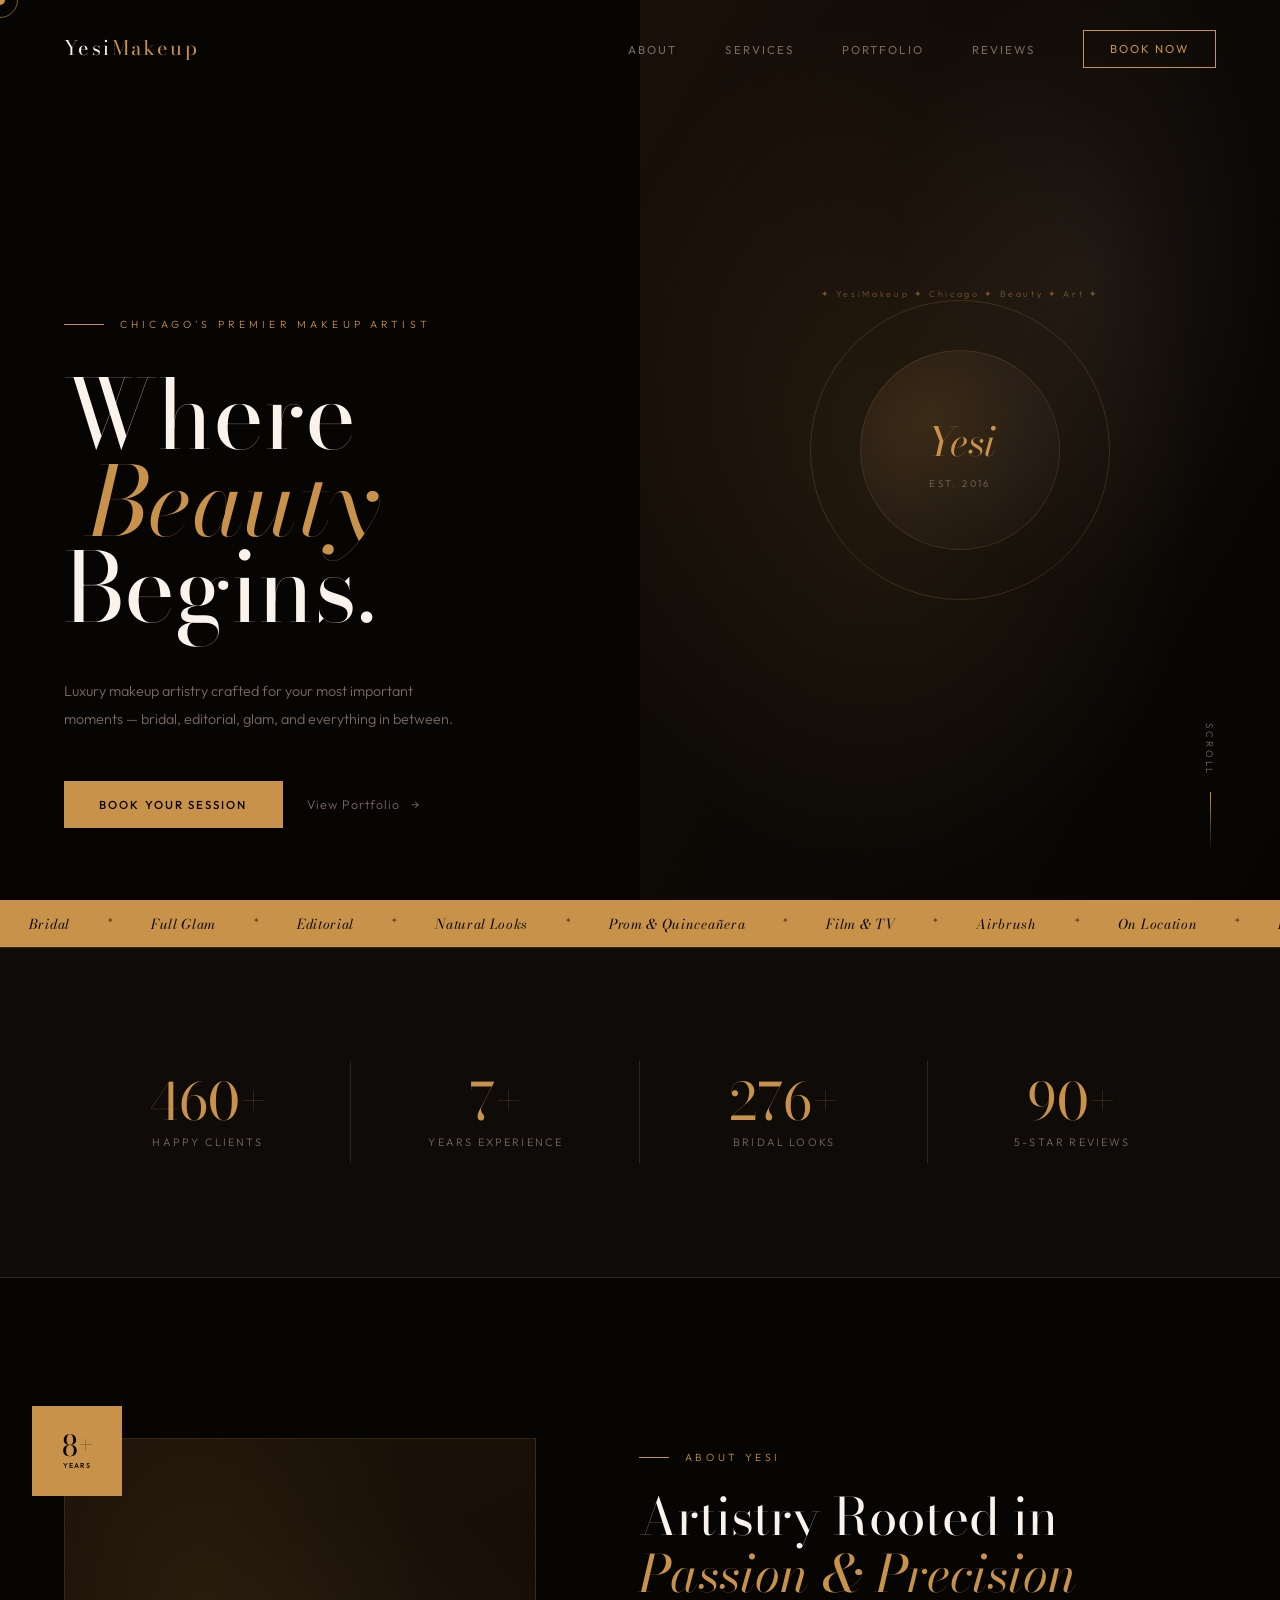
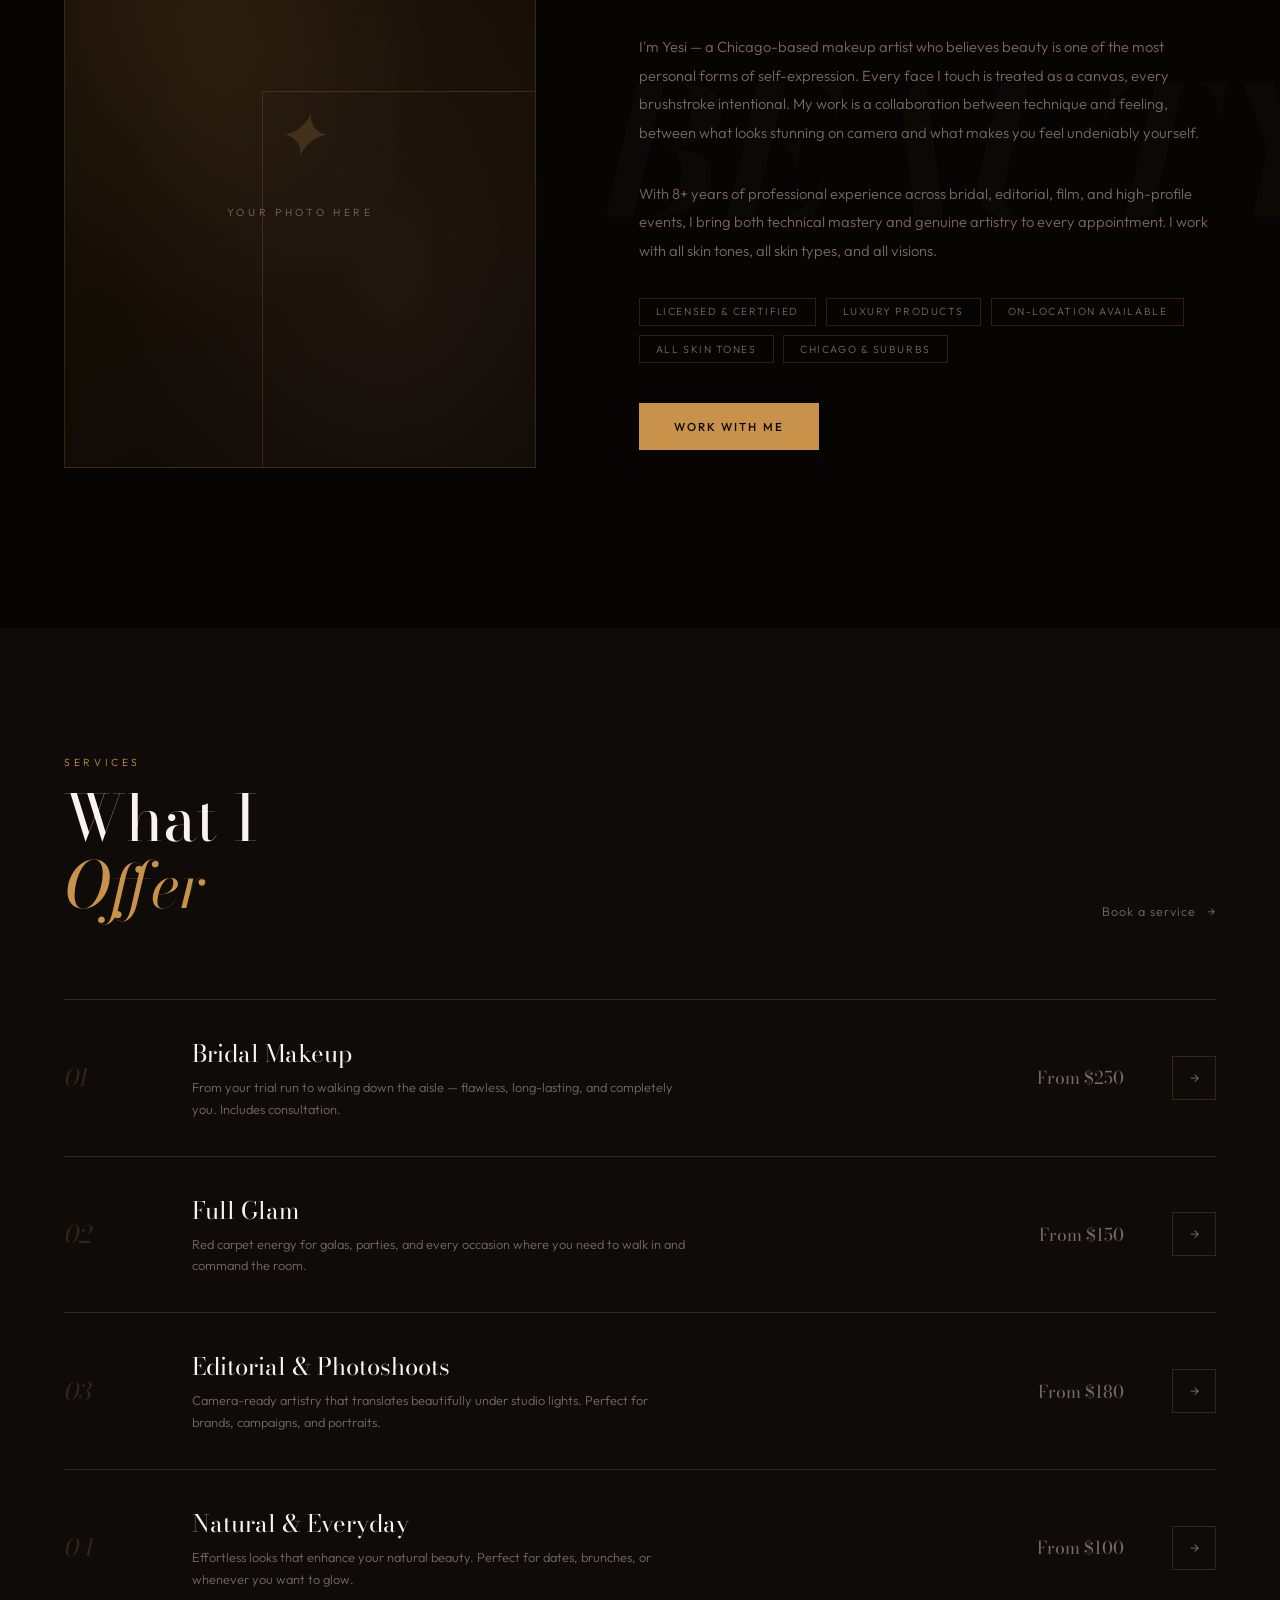
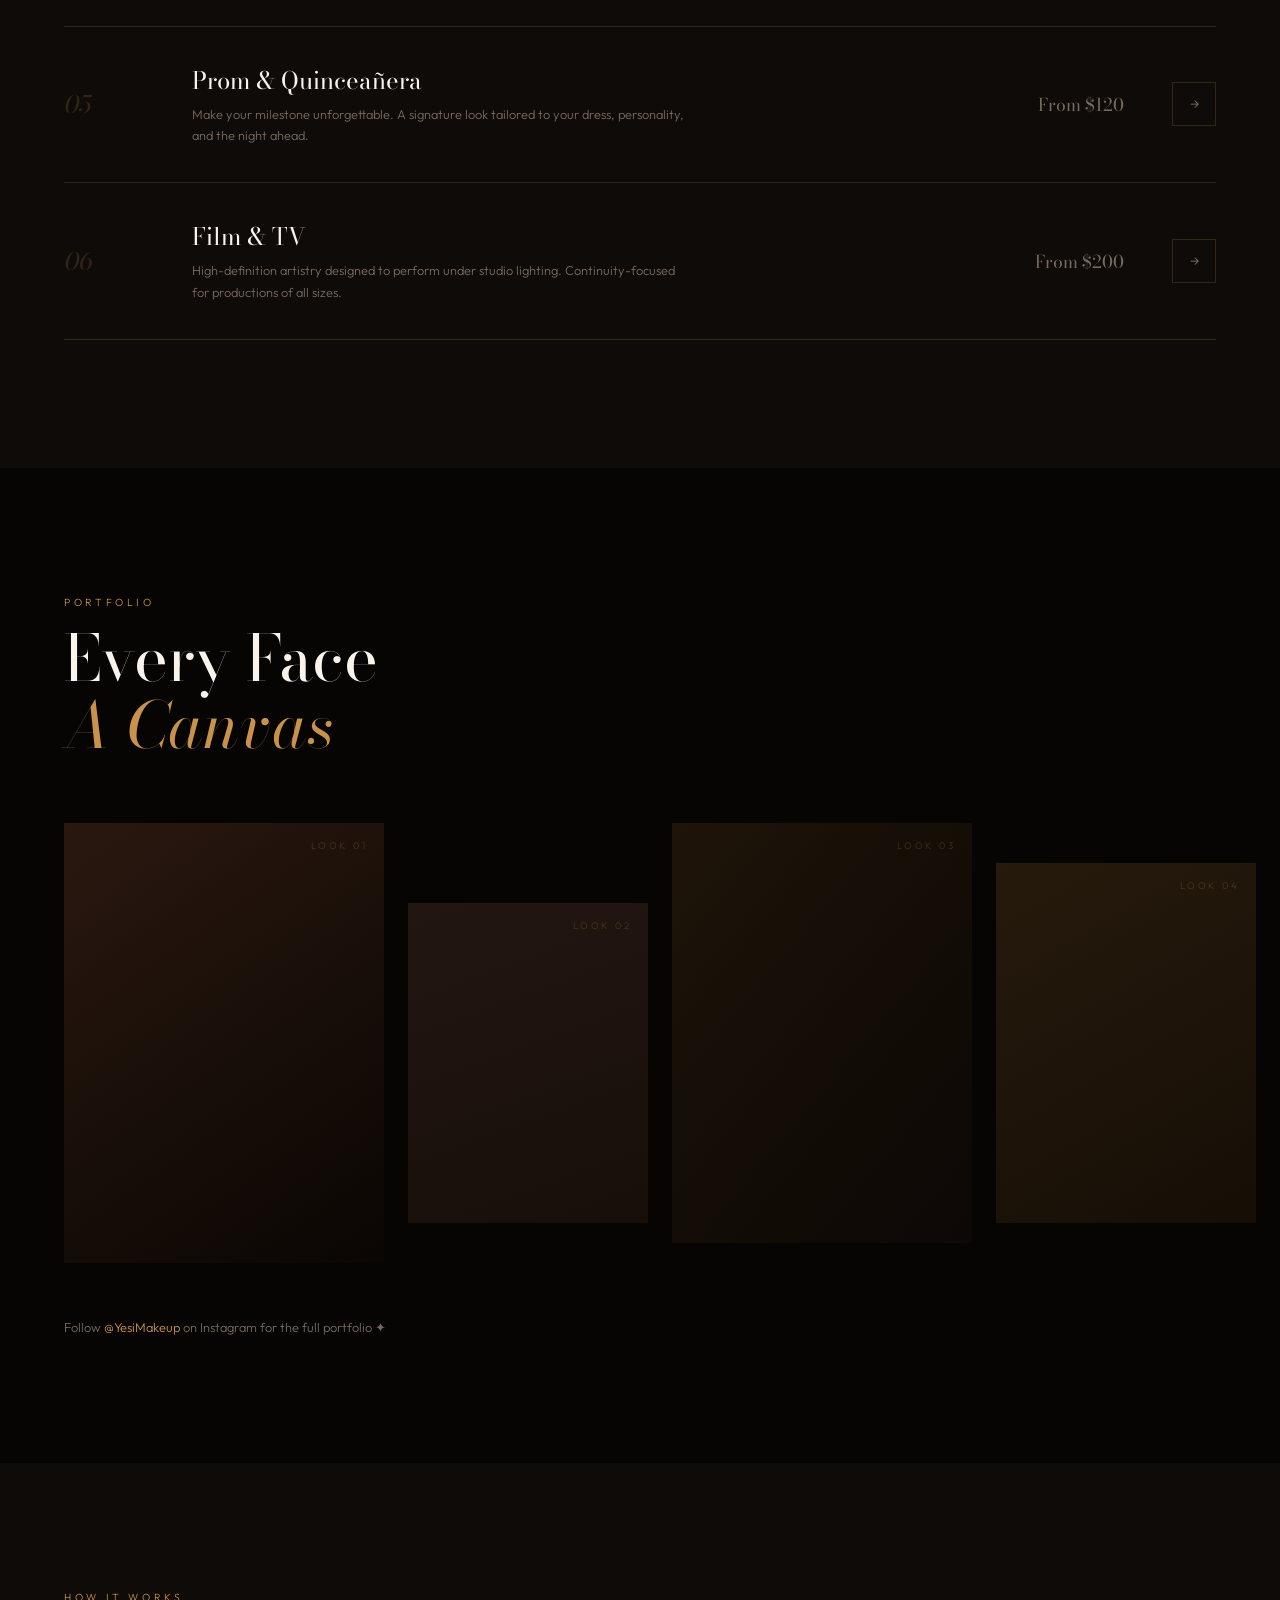
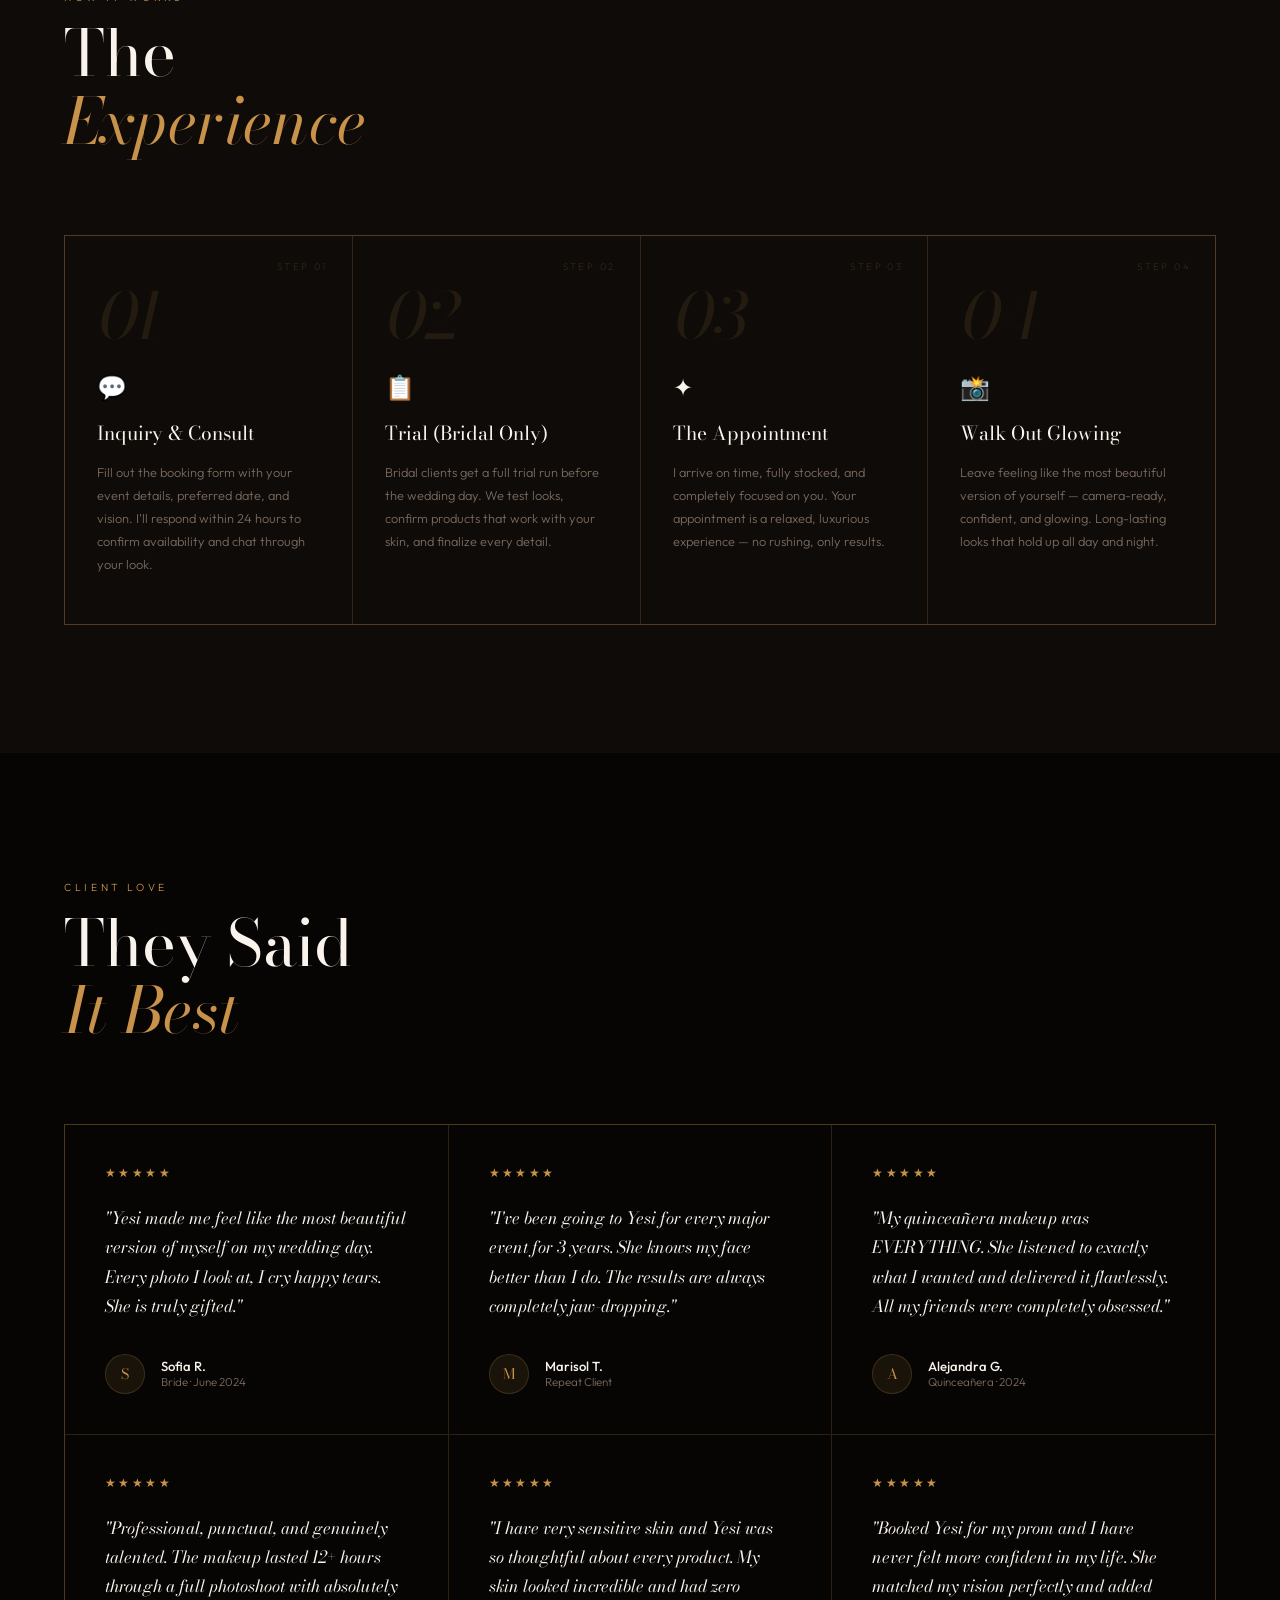
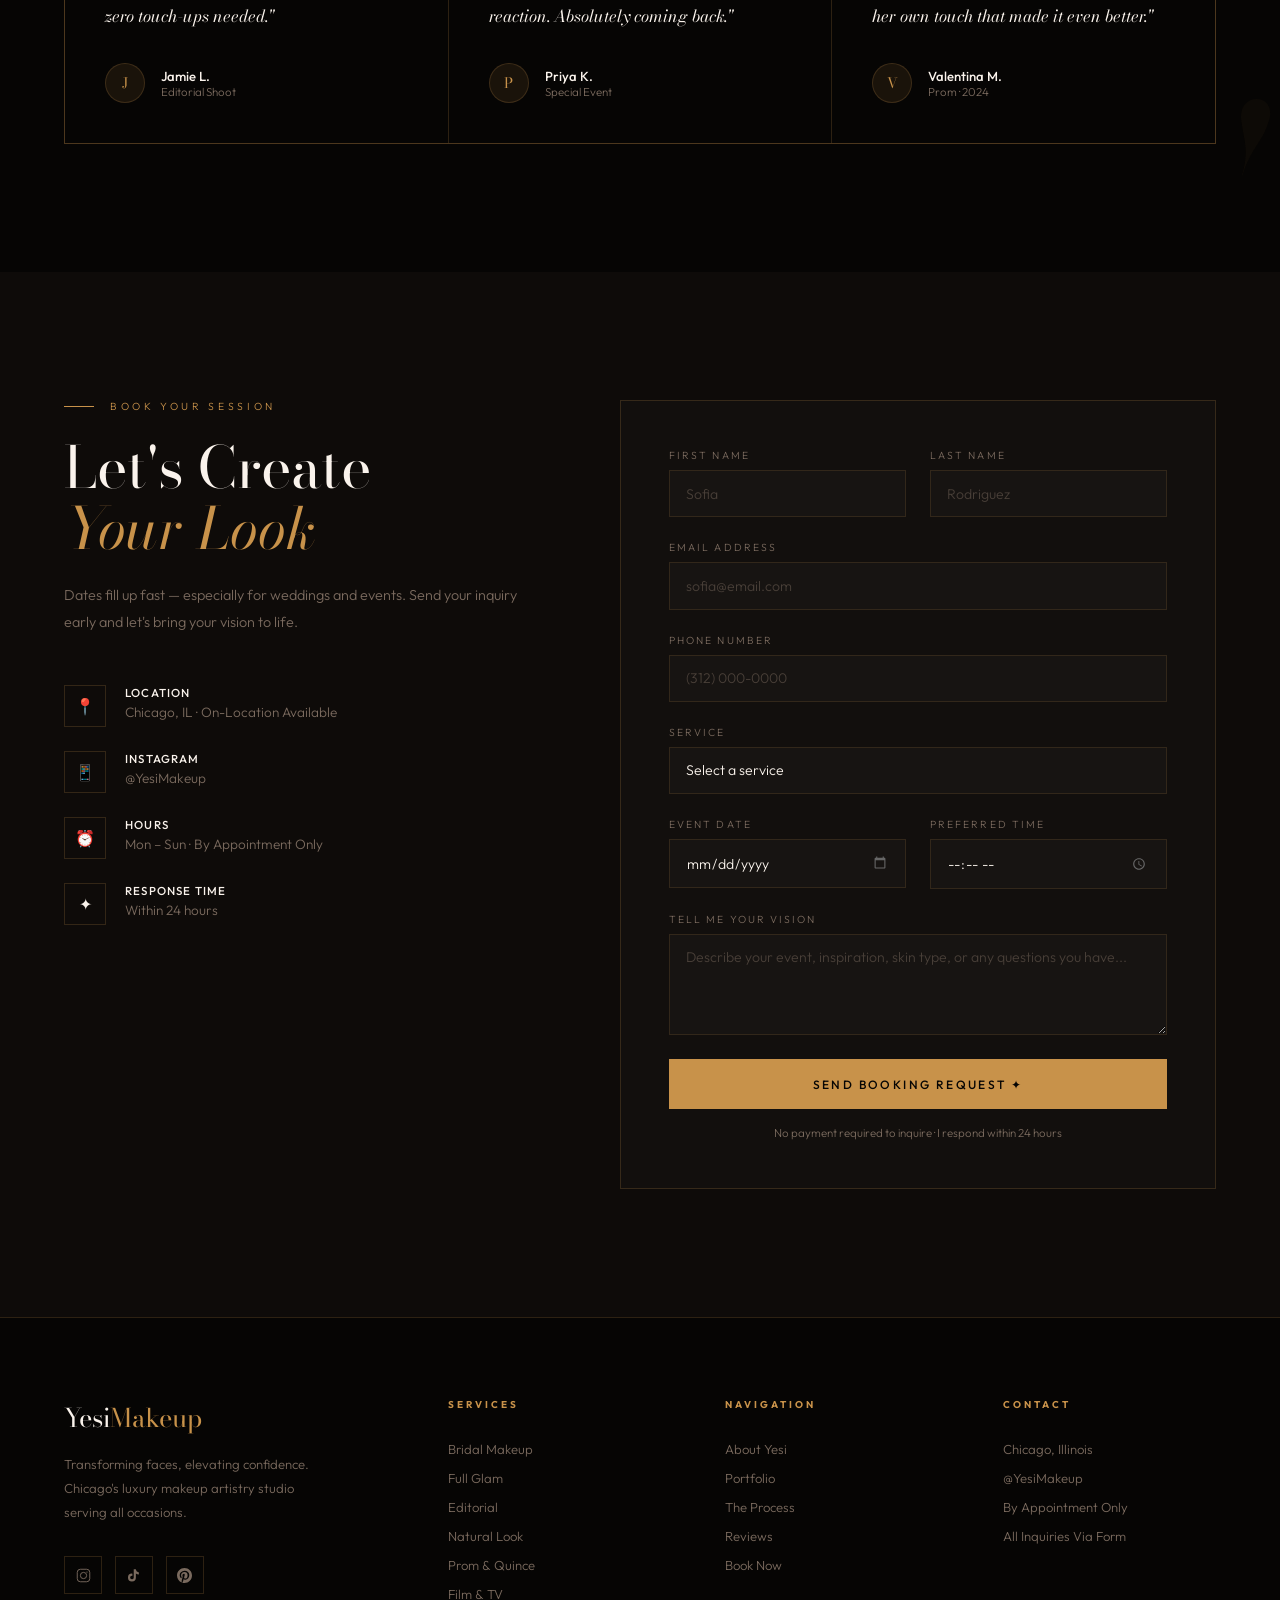
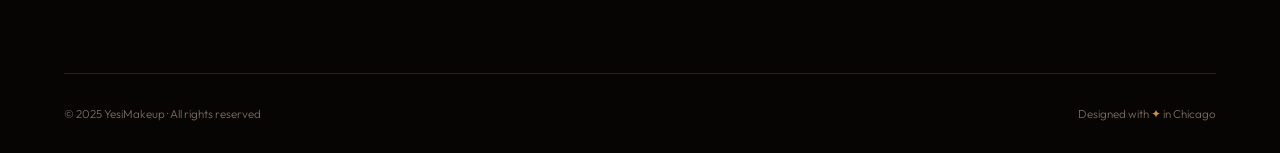
<file: index(1).html>
<!DOCTYPE html>
<html lang="en">
<head>
<meta charset="UTF-8"/>
<meta name="viewport" content="width=device-width, initial-scale=1.0"/>
<title>YesiMakeup — Luxury Makeup Artistry · Chicago</title>
<meta name="description" content="Chicago's premier luxury makeup artist. Bridal, glam, editorial & more. Book your transformation."/>
<link rel="preconnect" href="https://fonts.googleapis.com"/>
<link rel="preconnect" href="https://fonts.gstatic.com" crossorigin/>
<link href="https://fonts.googleapis.com/css2?family=Bodoni+Moda:ital,opsz,wght@0,6..96,300;0,6..96,400;0,6..96,700;1,6..96,300;1,6..96,400;1,6..96,700&family=Outfit:wght@200;300;400;500;600&display=swap" rel="stylesheet"/>
<style>
/* ═══════════════════════════════════════════
   YESIMAKEUP V2 — ULTRA LUXURY EDITORIAL
   Aesthetic: Pat McGrath meets Vogue Paris
   Palette: Obsidian / Champagne / Blush
═══════════════════════════════════════════ */

:root {
  --black:   #060504;
  --deep:    #0e0b09;
  --card:    #141109;
  --gold:    #c8924a;
  --gold2:   #e8b86d;
  --blush:   #d4a898;
  --cream:   #faf3ec;
  --white:   #ffffff;
  --muted:   #7a6a5e;
  --border:  rgba(200,146,74,0.2);
  --glass:   rgba(255,255,255,0.03);
  --bd: 'Bodoni Moda', Georgia, serif;
  --out: 'Outfit', sans-serif;
}

*,*::before,*::after{box-sizing:border-box;margin:0;padding:0}
html{scroll-behavior:smooth;font-size:16px}
body{
  background:var(--black);
  color:var(--cream);
  font-family:var(--out);
  font-weight:300;
  overflow-x:hidden;
  cursor:none;
}
a{text-decoration:none;color:inherit}
::selection{background:var(--gold);color:var(--black)}
::-webkit-scrollbar{width:3px}
::-webkit-scrollbar-track{background:var(--black)}
::-webkit-scrollbar-thumb{background:var(--gold)}

/* ── LOADER ── */
#loader{
  position:fixed;inset:0;z-index:9999;
  background:var(--black);
  display:flex;align-items:center;justify-content:center;
  flex-direction:column;gap:1.5rem;
  transition:opacity 0.8s ease, visibility 0.8s ease;
}
#loader.hide{opacity:0;visibility:hidden}
.loader-logo{
  font-family:var(--bd);font-size:2rem;font-weight:300;
  letter-spacing:0.3em;color:var(--gold);
  animation:loaderPulse 1.5s ease-in-out infinite;
}
@keyframes loaderPulse{0%,100%{opacity:0.4}50%{opacity:1}}
.loader-bar{
  width:120px;height:1px;background:rgba(200,146,74,0.2);
  position:relative;overflow:hidden;
}
.loader-bar::after{
  content:'';position:absolute;top:0;left:-100%;
  width:100%;height:100%;background:var(--gold);
  animation:loaderBar 1.4s ease-in-out infinite;
}
@keyframes loaderBar{0%{left:-100%}100%{left:100%}}

/* ── CURSOR ── */
.cur{
  width:10px;height:10px;
  background:var(--gold);border-radius:50%;
  position:fixed;pointer-events:none;z-index:9998;
  transform:translate(-50%,-50%);
  transition:width 0.3s,height 0.3s,background 0.3s;
}
.cur-ring{
  width:36px;height:36px;
  border:1px solid rgba(200,146,74,0.6);
  border-radius:50%;
  position:fixed;pointer-events:none;z-index:9997;
  transform:translate(-50%,-50%);
  transition:all 0.08s linear;
}
body:has(a:hover) .cur,
body:has(button:hover) .cur{
  width:6px;height:6px;background:transparent;
  border:1px solid var(--gold);
}
body:has(a:hover) .cur-ring,
body:has(button:hover) .cur-ring{
  width:50px;height:50px;
}

/* ── NAV ── */
nav{
  position:fixed;top:0;left:0;right:0;z-index:500;
  display:flex;align-items:center;justify-content:space-between;
  padding:2rem 5vw;
  transition:all 0.5s ease;
}
nav.sticky{
  padding:1.1rem 5vw;
  background:rgba(6,5,4,0.88);
  backdrop-filter:blur(24px);
  border-bottom:1px solid var(--border);
}
.nav-logo{
  font-family:var(--bd);
  font-size:1.25rem;letter-spacing:0.12em;
  color:var(--cream);
}
.nav-logo span{color:var(--gold)}
.nav-links{
  display:flex;align-items:center;gap:3rem;list-style:none;
}
.nav-links a{
  font-size:0.72rem;font-weight:400;
  letter-spacing:0.18em;text-transform:uppercase;
  color:var(--muted);transition:color 0.3s;
}
.nav-links a:hover{color:var(--gold)}
.nav-book{
  padding:0.65rem 1.6rem;
  border:1px solid var(--gold);
  font-size:0.68rem;letter-spacing:0.18em;
  text-transform:uppercase;color:var(--gold)!important;
  transition:all 0.3s!important;
}
.nav-book:hover{background:var(--gold);color:var(--black)!important}
.hamburger{
  display:none;flex-direction:column;gap:5px;
  background:none;border:none;cursor:none;
}
.hamburger span{display:block;width:22px;height:1px;background:var(--cream);transition:0.3s}
.mob-menu{
  display:none;position:fixed;inset:0;z-index:490;
  background:var(--black);flex-direction:column;
  align-items:center;justify-content:center;gap:2.5rem;
}
.mob-menu.open{display:flex}
.mob-menu a{
  font-family:var(--bd);font-size:2.5rem;font-weight:300;
  font-style:italic;color:var(--cream);
  transition:color 0.3s;
}
.mob-menu a:hover{color:var(--gold)}

/* ── HERO ── */
.hero{
  min-height:100svh;
  display:grid;
  grid-template-columns:1fr 1fr;
  position:relative;
  overflow:hidden;
}
.hero-left{
  display:flex;flex-direction:column;
  justify-content:flex-end;
  padding:0 5vw 8vh;
  position:relative;z-index:2;
}
.hero-eyebrow{
  font-size:0.65rem;letter-spacing:0.4em;
  text-transform:uppercase;color:var(--gold);
  margin-bottom:2.5rem;
  display:flex;align-items:center;gap:1rem;
}
.hero-eyebrow::before{
  content:'';display:block;width:40px;height:1px;background:var(--gold);
}
.hero-headline{
  font-family:var(--bd);
  font-size:clamp(4rem,7.5vw,8rem);
  font-weight:300;line-height:0.9;
  margin-bottom:3rem;
}
.hero-headline .l1{display:block;color:var(--cream)}
.hero-headline .l2{
  display:block;font-style:italic;
  color:var(--gold);margin-left:1.5rem;
}
.hero-headline .l3{display:block;color:var(--cream)}
.hero-sub{
  font-size:0.9rem;line-height:1.9;
  color:var(--muted);max-width:400px;
  margin-bottom:3rem;
}
.hero-btns{display:flex;gap:1.5rem;align-items:center;flex-wrap:wrap}
.btn-gold{
  display:inline-block;
  background:var(--gold);color:var(--black);
  padding:1rem 2.2rem;
  font-size:0.72rem;font-weight:500;letter-spacing:0.18em;
  text-transform:uppercase;
  transition:all 0.35s ease;
  cursor:none;
  position:relative;overflow:hidden;
}
.btn-gold::before{
  content:'';position:absolute;inset:0;
  background:var(--gold2);
  transform:translateX(-101%);transition:transform 0.35s ease;
}
.btn-gold:hover::before{transform:translateX(0)}
.btn-gold span{position:relative;z-index:1}
.btn-line{
  display:inline-flex;align-items:center;gap:0.7rem;
  font-size:0.78rem;color:var(--muted);letter-spacing:0.08em;
  transition:color 0.3s;cursor:none;
}
.btn-line::after{
  content:'→';transition:transform 0.3s;
}
.btn-line:hover{color:var(--cream)}
.btn-line:hover::after{transform:translateX(4px)}

.hero-right{
  position:relative;overflow:hidden;
}
.hero-img-block{
  position:absolute;inset:0;
  background:
    linear-gradient(120deg, #1a1009 0%, #0e0a06 40%, #060504 100%);
  display:flex;align-items:center;justify-content:center;
}
.hero-img-block::before{
  content:'';position:absolute;inset:0;
  background:
    radial-gradient(ellipse 70% 70% at 40% 50%,rgba(200,146,74,0.12) 0%,transparent 70%),
    radial-gradient(ellipse 50% 60% at 70% 30%,rgba(212,168,152,0.08) 0%,transparent 60%);
}
.hero-art{
  position:relative;z-index:1;
  text-align:center;
}
.hero-art-ring{
  width:300px;height:300px;
  border-radius:50%;
  border:1px solid var(--border);
  position:relative;
  display:flex;align-items:center;justify-content:center;
  animation:rotateRing 20s linear infinite;
}
@keyframes rotateRing{to{transform:rotate(360deg)}}
.hero-art-ring::before{
  content:'✦ YesiMakeup ✦ Chicago ✦ Beauty ✦ Art ✦ ';
  position:absolute;
  font-size:0.55rem;letter-spacing:0.3em;
  color:rgba(200,146,74,0.5);
  width:100%;text-align:center;
  top:-0.8rem;
}
.hero-art-inner{
  width:200px;height:200px;border-radius:50%;
  background:radial-gradient(circle at 35% 35%,rgba(200,146,74,0.15),rgba(212,168,152,0.06),transparent);
  border:1px solid rgba(200,146,74,0.15);
  display:flex;align-items:center;justify-content:center;
  animation:rotateRing 20s linear infinite reverse;
  flex-direction:column;gap:0.3rem;
}
.hero-art-inner-text{
  font-family:var(--bd);font-size:2.5rem;
  font-style:italic;color:var(--gold);font-weight:300;
}
.hero-art-inner-sub{
  font-size:0.6rem;letter-spacing:0.25em;color:var(--muted);
  text-transform:uppercase;
}
.hero-scroll{
  position:absolute;bottom:3rem;right:5vw;
  display:flex;flex-direction:column;align-items:center;gap:1rem;
  z-index:2;
}
.hero-scroll-text{
  font-size:0.6rem;letter-spacing:0.3em;
  text-transform:uppercase;color:var(--muted);
  writing-mode:vertical-rl;
}
.hero-scroll-line{
  width:1px;height:60px;
  background:linear-gradient(to bottom,var(--gold),transparent);
  animation:scrollLine 2s ease-in-out infinite;
}
@keyframes scrollLine{0%,100%{opacity:0.3;transform:scaleY(1)}50%{opacity:1;transform:scaleY(1.1)}}

/* ── TICKER ── */
.ticker{
  background:var(--gold);
  padding:0.8rem 0;overflow:hidden;
  border-top:none;
}
.ticker-track{
  display:inline-flex;gap:0;white-space:nowrap;
  animation:ticker 30s linear infinite;
}
.ticker-track span{
  font-family:var(--bd);font-style:italic;
  font-size:0.85rem;color:var(--black);
  padding:0 1.8rem;letter-spacing:0.05em;
}
.ticker-track .sep{
  font-style:normal;font-size:0.5rem;
  opacity:0.5;padding:0 0.5rem;
}
@keyframes ticker{from{transform:translateX(0)}to{transform:translateX(-50%)}}

/* ── STATS STRIP ── */
.stats{
  padding:5rem 5vw;
  background:var(--deep);
  display:grid;
  grid-template-columns:repeat(4,1fr);
  gap:1px;
  border-top:1px solid var(--border);
  border-bottom:1px solid var(--border);
}
.stat-item{
  padding:3rem 2rem;
  text-align:center;
  position:relative;
}
.stat-item::after{
  content:'';position:absolute;right:0;top:20%;
  height:60%;width:1px;
  background:var(--border);
}
.stat-item:last-child::after{display:none}
.stat-n{
  font-family:var(--bd);
  font-size:clamp(2.5rem,4vw,4rem);
  font-weight:300;color:var(--gold);
  line-height:1;margin-bottom:0.5rem;
}
.stat-label{
  font-size:0.68rem;letter-spacing:0.2em;
  text-transform:uppercase;color:var(--muted);
}

/* ── ABOUT ── */
.about{
  padding:10rem 5vw;
  display:grid;
  grid-template-columns:0.9fr 1.1fr;
  gap:8vw;align-items:center;
  background:var(--black);
  position:relative;overflow:hidden;
}
.about::before{
  content:'BEAUTY';
  position:absolute;
  right:-5vw;top:50%;transform:translateY(-50%);
  font-family:var(--bd);font-style:italic;
  font-size:clamp(6rem,14vw,18rem);
  font-weight:700;
  color:rgba(200,146,74,0.03);
  line-height:1;pointer-events:none;white-space:nowrap;
}
.about-visual{
  position:relative;
}
.about-frame{
  aspect-ratio:3/4;
  background:linear-gradient(155deg,#1c1208 0%,#0e0904 100%);
  border:1px solid var(--border);
  position:relative;overflow:hidden;
  display:flex;align-items:center;justify-content:center;
}
.about-frame::before{
  content:'';position:absolute;inset:0;
  background:radial-gradient(ellipse 80% 80% at 30% 30%,rgba(200,146,74,0.1),transparent 60%),
             radial-gradient(ellipse 60% 60% at 70% 70%,rgba(212,168,152,0.07),transparent);
}
.about-placeholder{
  position:relative;z-index:1;text-align:center;
}
.about-placeholder-icon{
  font-family:var(--bd);font-style:italic;
  font-size:4rem;color:rgba(200,146,74,0.2);
  display:block;margin-bottom:1rem;
}
.about-placeholder-label{
  font-size:0.65rem;letter-spacing:0.35em;
  text-transform:uppercase;color:var(--muted);
}
.about-deco-line{
  position:absolute;
  bottom:-2rem;right:-2rem;
  width:65%;height:65%;
  border:1px solid var(--border);
  pointer-events:none;
}
.about-badge{
  position:absolute;
  top:-2rem;left:-2rem;
  width:90px;height:90px;
  background:var(--gold);
  display:flex;align-items:center;justify-content:center;
  flex-direction:column;
}
.about-badge-n{
  font-family:var(--bd);font-size:1.8rem;
  font-weight:300;color:var(--black);line-height:1;
}
.about-badge-t{
  font-size:0.45rem;letter-spacing:0.15em;
  text-transform:uppercase;color:var(--black);
  font-weight:500;
}
.about-content .tag{
  font-size:0.65rem;letter-spacing:0.35em;
  text-transform:uppercase;color:var(--gold);
  display:flex;align-items:center;gap:1rem;
  margin-bottom:1.5rem;
}
.about-content .tag::before{
  content:'';display:block;
  width:30px;height:1px;background:var(--gold);
}
.about-title{
  font-family:var(--bd);
  font-size:clamp(2.2rem,4vw,3.5rem);
  font-weight:300;line-height:1.1;
  color:var(--cream);margin-bottom:2rem;
}
.about-title em{font-style:italic;color:var(--gold)}
.about-body{
  color:var(--muted);font-size:0.92rem;line-height:1.95;
  margin-bottom:2rem;
}
.about-chips{
  display:flex;flex-wrap:wrap;gap:0.6rem;margin-bottom:2.5rem;
}
.chip{
  padding:0.4rem 1rem;
  border:1px solid var(--border);
  font-size:0.65rem;letter-spacing:0.15em;
  text-transform:uppercase;color:var(--muted);
  transition:all 0.3s;
}
.chip:hover{border-color:var(--gold);color:var(--gold)}

/* ── SERVICES ── */
.services{
  padding:8rem 5vw;
  background:var(--deep);
}
.sec-head{
  display:flex;align-items:flex-end;
  justify-content:space-between;
  margin-bottom:5rem;
  gap:2rem;flex-wrap:wrap;
}
.sec-label{
  font-size:0.65rem;letter-spacing:0.35em;
  text-transform:uppercase;color:var(--gold);
  margin-bottom:1rem;
}
.sec-title{
  font-family:var(--bd);
  font-size:clamp(2.5rem,5vw,4.5rem);
  font-weight:300;line-height:1.05;color:var(--cream);
}
.sec-title em{font-style:italic;color:var(--gold)}
.services-list{
  display:flex;flex-direction:column;gap:0;
  border-top:1px solid var(--border);
}
.svc-item{
  display:grid;
  grid-template-columns:80px 1fr auto auto;
  gap:0 3rem;align-items:center;
  padding:2.2rem 0;
  border-bottom:1px solid var(--border);
  cursor:none;
  position:relative;overflow:hidden;
  transition:padding-left 0.4s ease;
}
.svc-item::before{
  content:'';
  position:absolute;left:0;top:0;bottom:0;
  width:0;background:var(--border);
  transition:width 0.4s ease;
}
.svc-item:hover{padding-left:1.5rem}
.svc-item:hover::before{width:3px;background:var(--gold)}
.svc-num{
  font-family:var(--bd);font-style:italic;
  font-size:1.5rem;color:var(--border);
  transition:color 0.4s;font-weight:300;
}
.svc-item:hover .svc-num{color:var(--gold)}
.svc-info h3{
  font-family:var(--bd);font-size:1.5rem;
  font-weight:300;color:var(--cream);
  margin-bottom:0.3rem;
  transition:color 0.3s;
}
.svc-item:hover .svc-info h3{color:var(--gold)}
.svc-info p{
  font-size:0.8rem;color:var(--muted);line-height:1.7;
  max-width:500px;
}
.svc-price{
  font-family:var(--bd);
  font-size:1.1rem;font-weight:300;
  color:var(--muted);white-space:nowrap;
  transition:color 0.3s;
}
.svc-item:hover .svc-price{color:var(--cream)}
.svc-arrow{
  width:44px;height:44px;
  border:1px solid var(--border);
  display:flex;align-items:center;justify-content:center;
  color:var(--muted);font-size:0.9rem;
  transition:all 0.3s;
}
.svc-item:hover .svc-arrow{
  background:var(--gold);
  border-color:var(--gold);color:var(--black);
}

/* ── PORTFOLIO ── */
.portfolio{
  padding:8rem 0 8rem 5vw;
  background:var(--black);
  overflow:hidden;
}
.portfolio-head{
  padding-right:5vw;
  margin-bottom:4rem;
}
.portfolio-scroll{
  display:flex;gap:1.5rem;
  overflow-x:auto;padding-right:5vw;
  padding-bottom:1rem;
  scrollbar-width:none;cursor:grab;
}
.portfolio-scroll::-webkit-scrollbar{display:none}
.portfolio-scroll:active{cursor:grabbing}
.p-item{
  flex:0 0 auto;
  position:relative;overflow:hidden;
}
.p-item:nth-child(1){width:320px;height:440px}
.p-item:nth-child(2){width:240px;height:320px;margin-top:80px}
.p-item:nth-child(3){width:300px;height:420px}
.p-item:nth-child(4){width:260px;height:360px;margin-top:40px}
.p-item:nth-child(5){width:280px;height:400px}
.p-item:nth-child(6){width:220px;height:300px;margin-top:100px}
.p-bg{
  width:100%;height:100%;
  transition:transform 0.7s ease;
}
.p-item:hover .p-bg{transform:scale(1.06)}
.p-bg-1{background:linear-gradient(145deg,#2a1810 0%,#160d07 60%,#0a0604 100%)}
.p-bg-2{background:linear-gradient(160deg,#221611 0%,#180f09 100%)}
.p-bg-3{background:linear-gradient(130deg,#1e1409 0%,#120c06 60%,#0d0806 100%)}
.p-bg-4{background:linear-gradient(150deg,#261a0c 0%,#160e06 100%)}
.p-bg-5{background:linear-gradient(140deg,#1a1209 0%,#0f0906 100%)}
.p-bg-6{background:linear-gradient(135deg,#231508 0%,#13090504 100%)}
.p-overlay{
  position:absolute;inset:0;
  background:linear-gradient(to top,rgba(6,5,4,0.85) 0%,transparent 50%);
  opacity:0;transition:opacity 0.4s;
  display:flex;align-items:flex-end;padding:1.5rem;
}
.p-item:hover .p-overlay{opacity:1}
.p-label{
  font-family:var(--bd);font-style:italic;
  font-size:1rem;color:var(--cream);
}
.p-deco{
  position:absolute;top:1rem;right:1rem;
  font-size:0.6rem;letter-spacing:0.3em;
  color:rgba(200,146,74,0.25);
  text-transform:uppercase;
}

/* ── PROCESS ── */
.process{
  padding:8rem 5vw;
  background:var(--deep);
}
.process-grid{
  display:grid;
  grid-template-columns:repeat(4,1fr);
  gap:1px;
  background:var(--border);
  border:1px solid var(--border);
  margin-top:5rem;
}
.proc-item{
  background:var(--deep);
  padding:3rem 2rem;
  position:relative;
  transition:background 0.4s;
}
.proc-item:hover{background:var(--card)}
.proc-n{
  font-family:var(--bd);font-style:italic;
  font-size:4rem;font-weight:300;
  color:rgba(200,146,74,0.12);
  line-height:1;margin-bottom:1.5rem;
  transition:color 0.4s;
}
.proc-item:hover .proc-n{color:rgba(200,146,74,0.25)}
.proc-icon{
  font-size:1.5rem;margin-bottom:1rem;
}
.proc-title{
  font-family:var(--bd);font-size:1.2rem;
  font-weight:300;color:var(--cream);
  margin-bottom:0.8rem;
}
.proc-desc{
  font-size:0.8rem;color:var(--muted);line-height:1.8;
}
.proc-num-label{
  position:absolute;top:1.5rem;right:1.5rem;
  font-size:0.6rem;letter-spacing:0.25em;
  color:var(--border);text-transform:uppercase;
}

/* ── TESTIMONIALS ── */
.testimonials{
  padding:8rem 5vw;
  background:var(--black);
  position:relative;overflow:hidden;
}
.testimonials::after{
  content:'"';
  position:absolute;right:-2vw;bottom:-5rem;
  font-family:var(--bd);font-style:italic;
  font-size:clamp(12rem,22vw,30rem);
  color:rgba(200,146,74,0.03);
  line-height:1;pointer-events:none;
}
.testi-grid{
  display:grid;
  grid-template-columns:1fr 1fr 1fr;
  gap:1px;background:var(--border);
  border:1px solid var(--border);
  margin-top:5rem;
  position:relative;z-index:1;
}
.testi-card{
  background:var(--black);
  padding:2.5rem;
  transition:background 0.4s;
}
.testi-card:hover{background:var(--card)}
.testi-stars{
  color:var(--gold);font-size:0.75rem;
  letter-spacing:0.2em;margin-bottom:1.5rem;
}
.testi-q{
  font-family:var(--bd);font-style:italic;
  font-size:1.05rem;font-weight:300;
  color:var(--cream);line-height:1.75;
  margin-bottom:2rem;
}
.testi-author{
  display:flex;align-items:center;gap:1rem;
}
.testi-av{
  width:40px;height:40px;border-radius:50%;
  background:rgba(200,146,74,0.1);
  border:1px solid var(--border);
  display:flex;align-items:center;justify-content:center;
  font-family:var(--bd);font-size:0.9rem;color:var(--gold);
}
.testi-name{
  font-size:0.82rem;font-weight:500;color:var(--cream);
}
.testi-role{font-size:0.72rem;color:var(--muted)}

/* ── BOOKING ── */
.booking{
  padding:8rem 5vw;
  background:var(--deep);
  display:grid;
  grid-template-columns:1fr 1fr;
  gap:8vw;align-items:start;
}
.booking-left .tag{
  font-size:0.65rem;letter-spacing:0.35em;
  text-transform:uppercase;color:var(--gold);
  display:flex;align-items:center;gap:1rem;
  margin-bottom:1.5rem;
}
.booking-left .tag::before{
  content:'';display:block;width:30px;height:1px;background:var(--gold);
}
.booking-title{
  font-family:var(--bd);
  font-size:clamp(2.5rem,4.5vw,4rem);
  font-weight:300;line-height:1.05;
  color:var(--cream);margin-bottom:1.5rem;
}
.booking-title em{font-style:italic;color:var(--gold)}
.booking-desc{
  font-size:0.9rem;color:var(--muted);
  line-height:1.9;margin-bottom:3rem;
}
.booking-details{
  display:flex;flex-direction:column;gap:1.5rem;
}
.bdetail{
  display:flex;gap:1.2rem;align-items:flex-start;
}
.bdetail-icon{
  width:42px;height:42px;
  border:1px solid var(--border);
  display:flex;align-items:center;justify-content:center;
  font-size:1rem;flex-shrink:0;
}
.bdetail-title{
  font-size:0.72rem;font-weight:500;letter-spacing:0.1em;
  text-transform:uppercase;color:var(--cream);
  margin-bottom:0.2rem;
}
.bdetail-val{font-size:0.85rem;color:var(--muted)}

/* Form */
.form-box{
  background:rgba(255,255,255,0.015);
  border:1px solid var(--border);
  padding:3rem;
}
.form-row{display:grid;grid-template-columns:1fr 1fr;gap:1.5rem}
.fg{display:flex;flex-direction:column;gap:0.5rem;margin-bottom:1.5rem}
.fg label{
  font-size:0.65rem;letter-spacing:0.2em;
  text-transform:uppercase;color:var(--muted);
}
.fg input,
.fg select,
.fg textarea{
  background:rgba(255,255,255,0.02);
  border:1px solid rgba(200,146,74,0.15);
  padding:0.85rem 1rem;
  color:var(--cream);
  font-family:var(--out);font-size:0.88rem;font-weight:300;
  outline:none;transition:border-color 0.3s;cursor:none;
  -webkit-appearance:none;
}
.fg input:focus,
.fg select:focus,
.fg textarea:focus{border-color:var(--gold)}
.fg input::placeholder,
.fg textarea::placeholder{color:rgba(122,106,94,0.5)}
.fg select option{background:var(--deep)}
.fg input[type=date]::-webkit-calendar-picker-indicator,
.fg input[type=time]::-webkit-calendar-picker-indicator{filter:invert(0.4);cursor:pointer}
.fg textarea{resize:vertical}
.form-submit{
  width:100%;padding:1.1rem;
  background:var(--gold);color:var(--black);
  border:none;
  font-family:var(--out);font-size:0.75rem;font-weight:500;
  letter-spacing:0.2em;text-transform:uppercase;
  cursor:none;transition:background 0.3s;
  position:relative;overflow:hidden;
}
.form-submit:hover{background:var(--gold2)}
.form-note{
  text-align:center;font-size:0.72rem;
  color:var(--muted);margin-top:1rem;
}
.form-success{
  display:none;text-align:center;padding:4rem 2rem;
}
.form-success.show{display:block}
.success-glyph{
  font-family:var(--bd);font-style:italic;
  font-size:4rem;color:var(--gold);
  margin-bottom:1rem;
}
.form-success h3{
  font-family:var(--bd);font-size:2rem;
  font-weight:300;color:var(--cream);margin-bottom:1rem;
}
.form-success p{font-size:0.88rem;color:var(--muted)}

/* ── FOOTER ── */
footer{
  background:var(--black);
  border-top:1px solid var(--border);
  padding:5rem 5vw 2rem;
}
.footer-top{
  display:grid;
  grid-template-columns:1.5fr 1fr 1fr 1fr;
  gap:4rem;margin-bottom:4rem;
}
.footer-brand-logo{
  font-family:var(--bd);font-size:1.6rem;
  font-weight:300;color:var(--cream);
  margin-bottom:1rem;
}
.footer-brand-logo span{color:var(--gold)}
.footer-brand-desc{
  font-size:0.82rem;color:var(--muted);
  line-height:1.8;margin-bottom:2rem;
  max-width:260px;
}
.socials{display:flex;gap:0.8rem}
.soc{
  width:38px;height:38px;
  border:1px solid var(--border);
  display:flex;align-items:center;justify-content:center;
  color:var(--muted);transition:all 0.3s;cursor:none;
}
.soc svg{width:15px;height:15px}
.soc:hover{border-color:var(--gold);color:var(--gold)}
.footer-col h5{
  font-size:0.62rem;letter-spacing:0.3em;
  text-transform:uppercase;color:var(--gold);
  margin-bottom:1.5rem;
}
.footer-col ul{list-style:none}
.footer-col ul li a,
.footer-col ul li{
  font-size:0.82rem;color:var(--muted);
  line-height:2.2;transition:color 0.3s;cursor:none;
}
.footer-col ul li a:hover{color:var(--cream)}
.footer-bottom{
  border-top:1px solid var(--border);
  padding-top:2rem;
  display:flex;justify-content:space-between;align-items:center;
  flex-wrap:wrap;gap:1rem;
}
.footer-bottom span{font-size:0.72rem;color:var(--muted)}
.footer-bottom .heart{color:var(--gold)}

/* ── REVEAL ANIMATIONS ── */
.reveal{
  opacity:0;transform:translateY(40px);
  transition:opacity 0.9s ease,transform 0.9s ease;
}
.reveal.from-left{transform:translateX(-50px)}
.reveal.from-right{transform:translateX(50px)}
.reveal.visible{opacity:1;transform:translate(0)}

/* ── RESPONSIVE ── */
@media(max-width:1100px){
  .hero{grid-template-columns:1fr}
  .hero-right{display:none}
  .hero-left{padding:12vh 5vw 8vh;justify-content:center}
  .about{grid-template-columns:1fr;gap:4rem}
  .booking{grid-template-columns:1fr;gap:4rem}
  .stats{grid-template-columns:repeat(2,1fr)}
  .testi-grid{grid-template-columns:1fr 1fr}
  .testi-grid .testi-card:nth-child(3){display:none}
  .process-grid{grid-template-columns:repeat(2,1fr)}
  .footer-top{grid-template-columns:1fr 1fr}
}
@media(max-width:768px){
  nav{padding:1.2rem 5vw}
  .nav-links{display:none}
  .hamburger{display:flex}
  .hero-headline{font-size:clamp(3rem,12vw,5rem)}
  .stats{grid-template-columns:1fr 1fr}
  .stat-item::after{display:none}
  .about{padding:6rem 5vw}
  .about-badge{width:70px;height:70px}
  .about-badge-n{font-size:1.4rem}
  .services{padding:5rem 5vw}
  .svc-item{
    grid-template-columns:60px 1fr;
    grid-template-rows:auto auto;
    gap:0.5rem;
  }
  .svc-price{display:none}
  .svc-arrow{display:none}
  .svc-info{grid-column:2}
  .portfolio{padding:5rem 0 5rem 5vw}
  .process-grid{grid-template-columns:1fr}
  .testi-grid{grid-template-columns:1fr}
  .testi-grid .testi-card:nth-child(3){display:block}
  .booking{padding:5rem 5vw}
  .form-box{padding:2rem 1.5rem}
  .form-row{grid-template-columns:1fr}
  footer{padding:4rem 5vw 2rem}
  .footer-top{grid-template-columns:1fr;gap:2.5rem}
  .footer-bottom{flex-direction:column;text-align:center}
  body{cursor:auto}
  .cur,.cur-ring{display:none}
}
</style>
</head>
<body>

<!-- LOADER -->
<div id="loader">
  <div class="loader-logo">YesiMakeup</div>
  <div class="loader-bar"></div>
</div>

<!-- CURSOR -->
<div class="cur" id="cur"></div>
<div class="cur-ring" id="curRing"></div>

<!-- NAV -->
<nav id="nav">
  <div class="nav-logo">Yesi<span>Makeup</span></div>
  <ul class="nav-links">
    <li><a href="#about">About</a></li>
    <li><a href="#services">Services</a></li>
    <li><a href="#portfolio">Portfolio</a></li>
    <li><a href="#testimonials">Reviews</a></li>
    <li><a href="#booking" class="nav-book">Book Now</a></li>
  </ul>
  <button class="hamburger" id="ham" aria-label="Menu">
    <span></span><span></span><span></span>
  </button>
</nav>

<!-- MOBILE MENU -->
<div class="mob-menu" id="mobMenu">
  <a href="#about" class="mob-link">About</a>
  <a href="#services" class="mob-link">Services</a>
  <a href="#portfolio" class="mob-link">Portfolio</a>
  <a href="#testimonials" class="mob-link">Reviews</a>
  <a href="#booking" class="mob-link">Book Now</a>
</div>

<!-- HERO -->
<section class="hero" id="hero">
  <div class="hero-left">
    <div class="hero-eyebrow reveal">Chicago's Premier Makeup Artist</div>
    <h1 class="hero-headline reveal">
      <span class="l1">Where</span>
      <span class="l2">Beauty</span>
      <span class="l3">Begins.</span>
    </h1>
    <p class="hero-sub reveal">Luxury makeup artistry crafted for your most important moments — bridal, editorial, glam, and everything in between.</p>
    <div class="hero-btns reveal">
      <a href="#booking" class="btn-gold"><span>Book Your Session</span></a>
      <a href="#portfolio" class="btn-line">View Portfolio</a>
    </div>
  </div>
  <div class="hero-right">
    <div class="hero-img-block">
      <div class="hero-art">
        <div class="hero-art-ring">
          <div class="hero-art-inner">
            <span class="hero-art-inner-text">Yesi</span>
            <span class="hero-art-inner-sub">Est. 2016</span>
          </div>
        </div>
      </div>
    </div>
    <div class="hero-scroll">
      <div class="hero-scroll-text">Scroll</div>
      <div class="hero-scroll-line"></div>
    </div>
  </div>
</section>

<!-- TICKER -->
<div class="ticker">
  <div class="ticker-track">
    <span>Bridal</span><span class="sep">✦</span>
    <span>Full Glam</span><span class="sep">✦</span>
    <span>Editorial</span><span class="sep">✦</span>
    <span>Natural Looks</span><span class="sep">✦</span>
    <span>Prom & Quinceañera</span><span class="sep">✦</span>
    <span>Film & TV</span><span class="sep">✦</span>
    <span>Airbrush</span><span class="sep">✦</span>
    <span>On Location</span><span class="sep">✦</span>
    <span>Bridal</span><span class="sep">✦</span>
    <span>Full Glam</span><span class="sep">✦</span>
    <span>Editorial</span><span class="sep">✦</span>
    <span>Natural Looks</span><span class="sep">✦</span>
    <span>Prom & Quinceañera</span><span class="sep">✦</span>
    <span>Film & TV</span><span class="sep">✦</span>
    <span>Airbrush</span><span class="sep">✦</span>
    <span>On Location</span><span class="sep">✦</span>
  </div>
</div>

<!-- STATS -->
<section class="stats">
  <div class="stat-item reveal">
    <div class="stat-n" data-target="500">0</div>
    <div class="stat-label">Happy Clients</div>
  </div>
  <div class="stat-item reveal">
    <div class="stat-n" data-target="8">0</div>
    <div class="stat-label">Years Experience</div>
  </div>
  <div class="stat-item reveal">
    <div class="stat-n" data-target="300">0</div>
    <div class="stat-label">Bridal Looks</div>
  </div>
  <div class="stat-item reveal">
    <div class="stat-n" data-target="100">0</div>
    <div class="stat-label">5-Star Reviews</div>
  </div>
</section>

<!-- ABOUT -->
<section class="about" id="about">
  <div class="about-visual reveal from-left">
    <div class="about-frame">
      <div class="about-placeholder">
        <span class="about-placeholder-icon">✦</span>
        <span class="about-placeholder-label">Your photo here</span>
      </div>
      <div class="about-deco-line"></div>
    </div>
    <div class="about-badge">
      <div class="about-badge-n">8+</div>
      <div class="about-badge-t">Years</div>
    </div>
  </div>
  <div class="about-content reveal from-right">
    <div class="tag">About Yesi</div>
    <h2 class="about-title">
      Artistry Rooted in<br/><em>Passion & Precision</em>
    </h2>
    <p class="about-body">
      I'm Yesi — a Chicago-based makeup artist who believes beauty is one of the most personal forms of self-expression. Every face I touch is treated as a canvas, every brushstroke intentional. My work is a collaboration between technique and feeling, between what looks stunning on camera and what makes you feel undeniably yourself.
    </p>
    <p class="about-body">
      With 8+ years of professional experience across bridal, editorial, film, and high-profile events, I bring both technical mastery and genuine artistry to every appointment. I work with all skin tones, all skin types, and all visions.
    </p>
    <div class="about-chips">
      <span class="chip">Licensed & Certified</span>
      <span class="chip">Luxury Products</span>
      <span class="chip">On-Location Available</span>
      <span class="chip">All Skin Tones</span>
      <span class="chip">Chicago & Suburbs</span>
    </div>
    <a href="#booking" class="btn-gold"><span>Work With Me</span></a>
  </div>
</section>

<!-- SERVICES -->
<section class="services" id="services">
  <div class="sec-head reveal">
    <div>
      <div class="sec-label">Services</div>
      <h2 class="sec-title">What I<br/><em>Offer</em></h2>
    </div>
    <a href="#booking" class="btn-line">Book a service</a>
  </div>
  <div class="services-list">
    <div class="svc-item reveal">
      <div class="svc-num">01</div>
      <div class="svc-info">
        <h3>Bridal Makeup</h3>
        <p>From your trial run to walking down the aisle — flawless, long-lasting, and completely you. Includes consultation.</p>
      </div>
      <div class="svc-price">From $250</div>
      <div class="svc-arrow">→</div>
    </div>
    <div class="svc-item reveal">
      <div class="svc-num">02</div>
      <div class="svc-info">
        <h3>Full Glam</h3>
        <p>Red carpet energy for galas, parties, and every occasion where you need to walk in and command the room.</p>
      </div>
      <div class="svc-price">From $150</div>
      <div class="svc-arrow">→</div>
    </div>
    <div class="svc-item reveal">
      <div class="svc-num">03</div>
      <div class="svc-info">
        <h3>Editorial & Photoshoots</h3>
        <p>Camera-ready artistry that translates beautifully under studio lights. Perfect for brands, campaigns, and portraits.</p>
      </div>
      <div class="svc-price">From $180</div>
      <div class="svc-arrow">→</div>
    </div>
    <div class="svc-item reveal">
      <div class="svc-num">04</div>
      <div class="svc-info">
        <h3>Natural & Everyday</h3>
        <p>Effortless looks that enhance your natural beauty. Perfect for dates, brunches, or whenever you want to glow.</p>
      </div>
      <div class="svc-price">From $100</div>
      <div class="svc-arrow">→</div>
    </div>
    <div class="svc-item reveal">
      <div class="svc-num">05</div>
      <div class="svc-info">
        <h3>Prom & Quinceañera</h3>
        <p>Make your milestone unforgettable. A signature look tailored to your dress, personality, and the night ahead.</p>
      </div>
      <div class="svc-price">From $120</div>
      <div class="svc-arrow">→</div>
    </div>
    <div class="svc-item reveal">
      <div class="svc-num">06</div>
      <div class="svc-info">
        <h3>Film & TV</h3>
        <p>High-definition artistry designed to perform under studio lighting. Continuity-focused for productions of all sizes.</p>
      </div>
      <div class="svc-price">From $200</div>
      <div class="svc-arrow">→</div>
    </div>
  </div>
</section>

<!-- PORTFOLIO -->
<section class="portfolio" id="portfolio">
  <div class="portfolio-head reveal">
    <div class="sec-label">Portfolio</div>
    <h2 class="sec-title">Every Face<br/><em>A Canvas</em></h2>
  </div>
  <div class="portfolio-scroll" id="portfolioScroll">
    <div class="p-item">
      <div class="p-bg p-bg-1"></div>
      <div class="p-overlay"><span class="p-label">Bridal Elegance</span></div>
      <div class="p-deco">Look 01</div>
    </div>
    <div class="p-item">
      <div class="p-bg p-bg-2"></div>
      <div class="p-overlay"><span class="p-label">Golden Hour</span></div>
      <div class="p-deco">Look 02</div>
    </div>
    <div class="p-item">
      <div class="p-bg p-bg-3"></div>
      <div class="p-overlay"><span class="p-label">Dark Editorial</span></div>
      <div class="p-deco">Look 03</div>
    </div>
    <div class="p-item">
      <div class="p-bg p-bg-4"></div>
      <div class="p-overlay"><span class="p-label">Soft Glam</span></div>
      <div class="p-deco">Look 04</div>
    </div>
    <div class="p-item">
      <div class="p-bg p-bg-5"></div>
      <div class="p-overlay"><span class="p-label">Quince Fantasy</span></div>
      <div class="p-deco">Look 05</div>
    </div>
    <div class="p-item">
      <div class="p-bg p-bg-6"></div>
      <div class="p-overlay"><span class="p-label">Natural Glow</span></div>
      <div class="p-deco">Look 06</div>
    </div>
  </div>
  <div style="padding-top:2.5rem;padding-right:5vw">
    <p style="font-size:0.8rem;color:var(--muted)">
      Follow <a href="#" style="color:var(--gold)">@YesiMakeup</a> on Instagram for the full portfolio ✦
    </p>
  </div>
</section>

<!-- PROCESS -->
<section class="process" id="process">
  <div class="sec-head reveal">
    <div>
      <div class="sec-label">How It Works</div>
      <h2 class="sec-title">The<br/><em>Experience</em></h2>
    </div>
  </div>
  <div class="process-grid">
    <div class="proc-item reveal">
      <div class="proc-num-label">Step 01</div>
      <div class="proc-n">01</div>
      <div class="proc-icon">💬</div>
      <div class="proc-title">Inquiry & Consult</div>
      <p class="proc-desc">Fill out the booking form with your event details, preferred date, and vision. I'll respond within 24 hours to confirm availability and chat through your look.</p>
    </div>
    <div class="proc-item reveal">
      <div class="proc-num-label">Step 02</div>
      <div class="proc-n">02</div>
      <div class="proc-icon">📋</div>
      <div class="proc-title">Trial (Bridal Only)</div>
      <p class="proc-desc">Bridal clients get a full trial run before the wedding day. We test looks, confirm products that work with your skin, and finalize every detail.</p>
    </div>
    <div class="proc-item reveal">
      <div class="proc-num-label">Step 03</div>
      <div class="proc-n">03</div>
      <div class="proc-icon">✦</div>
      <div class="proc-title">The Appointment</div>
      <p class="proc-desc">I arrive on time, fully stocked, and completely focused on you. Your appointment is a relaxed, luxurious experience — no rushing, only results.</p>
    </div>
    <div class="proc-item reveal">
      <div class="proc-num-label">Step 04</div>
      <div class="proc-n">04</div>
      <div class="proc-icon">📸</div>
      <div class="proc-title">Walk Out Glowing</div>
      <p class="proc-desc">Leave feeling like the most beautiful version of yourself — camera-ready, confident, and glowing. Long-lasting looks that hold up all day and night.</p>
    </div>
  </div>
</section>

<!-- TESTIMONIALS -->
<section class="testimonials" id="testimonials">
  <div class="sec-head reveal">
    <div>
      <div class="sec-label">Client Love</div>
      <h2 class="sec-title">They Said<br/><em>It Best</em></h2>
    </div>
  </div>
  <div class="testi-grid">
    <div class="testi-card reveal">
      <div class="testi-stars">★★★★★</div>
      <p class="testi-q">"Yesi made me feel like the most beautiful version of myself on my wedding day. Every photo I look at, I cry happy tears. She is truly gifted."</p>
      <div class="testi-author">
        <div class="testi-av">S</div>
        <div>
          <div class="testi-name">Sofia R.</div>
          <div class="testi-role">Bride · June 2024</div>
        </div>
      </div>
    </div>
    <div class="testi-card reveal">
      <div class="testi-stars">★★★★★</div>
      <p class="testi-q">"I've been going to Yesi for every major event for 3 years. She knows my face better than I do. The results are always completely jaw-dropping."</p>
      <div class="testi-author">
        <div class="testi-av">M</div>
        <div>
          <div class="testi-name">Marisol T.</div>
          <div class="testi-role">Repeat Client</div>
        </div>
      </div>
    </div>
    <div class="testi-card reveal">
      <div class="testi-stars">★★★★★</div>
      <p class="testi-q">"My quinceañera makeup was EVERYTHING. She listened to exactly what I wanted and delivered it flawlessly. All my friends were completely obsessed."</p>
      <div class="testi-author">
        <div class="testi-av">A</div>
        <div>
          <div class="testi-name">Alejandra G.</div>
          <div class="testi-role">Quinceañera · 2024</div>
        </div>
      </div>
    </div>
    <div class="testi-card reveal">
      <div class="testi-stars">★★★★★</div>
      <p class="testi-q">"Professional, punctual, and genuinely talented. The makeup lasted 12+ hours through a full photoshoot with absolutely zero touch-ups needed."</p>
      <div class="testi-author">
        <div class="testi-av">J</div>
        <div>
          <div class="testi-name">Jamie L.</div>
          <div class="testi-role">Editorial Shoot</div>
        </div>
      </div>
    </div>
    <div class="testi-card reveal">
      <div class="testi-stars">★★★★★</div>
      <p class="testi-q">"I have very sensitive skin and Yesi was so thoughtful about every product. My skin looked incredible and had zero reaction. Absolutely coming back."</p>
      <div class="testi-author">
        <div class="testi-av">P</div>
        <div>
          <div class="testi-name">Priya K.</div>
          <div class="testi-role">Special Event</div>
        </div>
      </div>
    </div>
    <div class="testi-card reveal">
      <div class="testi-stars">★★★★★</div>
      <p class="testi-q">"Booked Yesi for my prom and I have never felt more confident in my life. She matched my vision perfectly and added her own touch that made it even better."</p>
      <div class="testi-author">
        <div class="testi-av">V</div>
        <div>
          <div class="testi-name">Valentina M.</div>
          <div class="testi-role">Prom · 2024</div>
        </div>
      </div>
    </div>
  </div>
</section>

<!-- BOOKING -->
<section class="booking" id="booking">
  <div class="booking-left">
    <div class="tag reveal">Book Your Session</div>
    <h2 class="booking-title reveal">
      Let's Create<br/><em>Your Look</em>
    </h2>
    <p class="booking-desc reveal">
      Dates fill up fast — especially for weddings and events. Send your inquiry early and let's bring your vision to life.
    </p>
    <div class="booking-details">
      <div class="bdetail reveal">
        <div class="bdetail-icon">📍</div>
        <div>
          <div class="bdetail-title">Location</div>
          <div class="bdetail-val">Chicago, IL · On-Location Available</div>
        </div>
      </div>
      <div class="bdetail reveal">
        <div class="bdetail-icon">📱</div>
        <div>
          <div class="bdetail-title">Instagram</div>
          <div class="bdetail-val">@YesiMakeup</div>
        </div>
      </div>
      <div class="bdetail reveal">
        <div class="bdetail-icon">⏰</div>
        <div>
          <div class="bdetail-title">Hours</div>
          <div class="bdetail-val">Mon – Sun · By Appointment Only</div>
        </div>
      </div>
      <div class="bdetail reveal">
        <div class="bdetail-icon">✦</div>
        <div>
          <div class="bdetail-title">Response Time</div>
          <div class="bdetail-val">Within 24 hours</div>
        </div>
      </div>
    </div>
  </div>
  <div class="reveal from-right">
    <div class="form-box" id="formBox">
      <form id="bookForm" novalidate>
        <div class="form-row">
          <div class="fg">
            <label>First Name</label>
            <input type="text" placeholder="Sofia" required/>
          </div>
          <div class="fg">
            <label>Last Name</label>
            <input type="text" placeholder="Rodriguez" required/>
          </div>
        </div>
        <div class="fg">
          <label>Email Address</label>
          <input type="email" placeholder="sofia@email.com" required/>
        </div>
        <div class="fg">
          <label>Phone Number</label>
          <input type="tel" placeholder="(312) 000-0000"/>
        </div>
        <div class="fg">
          <label>Service</label>
          <select required>
            <option value="" disabled selected>Select a service</option>
            <option>Bridal Makeup — From $250</option>
            <option>Full Glam — From $150</option>
            <option>Editorial / Photoshoot — From $180</option>
            <option>Natural & Everyday — From $100</option>
            <option>Prom & Quinceañera — From $120</option>
            <option>Film & TV — From $200</option>
          </select>
        </div>
        <div class="form-row">
          <div class="fg">
            <label>Event Date</label>
            <input type="date" required/>
          </div>
          <div class="fg">
            <label>Preferred Time</label>
            <input type="time"/>
          </div>
        </div>
        <div class="fg">
          <label>Tell Me Your Vision</label>
          <textarea rows="4" placeholder="Describe your event, inspiration, skin type, or any questions you have..."></textarea>
        </div>
        <button type="submit" class="form-submit">Send Booking Request ✦</button>
        <p class="form-note">No payment required to inquire · I respond within 24 hours</p>
      </form>
      <div class="form-success" id="formSuccess">
        <div class="success-glyph">✦</div>
        <h3>Request Received!</h3>
        <p>Thank you for reaching out. Yesi will respond within 24 hours to confirm your appointment details.</p>
      </div>
    </div>
  </div>
</section>

<!-- FOOTER -->
<footer>
  <div class="footer-top">
    <div>
      <div class="footer-brand-logo">Yesi<span>Makeup</span></div>
      <p class="footer-brand-desc">Transforming faces, elevating confidence. Chicago's luxury makeup artistry studio serving all occasions.</p>
      <div class="socials">
        <a href="#" class="soc" aria-label="Instagram">
          <svg viewBox="0 0 24 24" fill="none" stroke="currentColor" stroke-width="1.5"><rect x="2" y="2" width="20" height="20" rx="5"/><circle cx="12" cy="12" r="5"/><circle cx="17.5" cy="6.5" r="1" fill="currentColor" stroke="none"/></svg>
        </a>
        <a href="#" class="soc" aria-label="TikTok">
          <svg viewBox="0 0 24 24" fill="currentColor"><path d="M19.59 6.69a4.83 4.83 0 0 1-3.77-4.25V2h-3.45v13.67a2.89 2.89 0 0 1-2.88 2.5 2.89 2.89 0 0 1-2.89-2.89 2.89 2.89 0 0 1 2.89-2.89c.28 0 .54.04.79.1V9.01a6.33 6.33 0 0 0-.79-.05 6.34 6.34 0 0 0-6.34 6.34 6.34 6.34 0 0 0 6.34 6.34 6.34 6.34 0 0 0 6.33-6.34V8.69a8.18 8.18 0 0 0 4.78 1.52V6.77a4.85 4.85 0 0 1-1.01-.08z"/></svg>
        </a>
        <a href="#" class="soc" aria-label="Pinterest">
          <svg viewBox="0 0 24 24" fill="currentColor"><path d="M12 0C5.373 0 0 5.373 0 12c0 5.084 3.163 9.426 7.627 11.174-.105-.949-.2-2.405.042-3.441.218-.937 1.407-5.965 1.407-5.965s-.359-.719-.359-1.782c0-1.668.967-2.914 2.171-2.914 1.023 0 1.518.769 1.518 1.69 0 1.029-.655 2.568-.994 3.995-.283 1.194.599 2.169 1.777 2.169 2.133 0 3.772-2.249 3.772-5.495 0-2.873-2.064-4.882-5.012-4.882-3.414 0-5.418 2.561-5.418 5.207 0 1.031.397 2.138.893 2.738a.36.36 0 0 1 .083.345l-.333 1.36c-.053.22-.174.267-.402.161-1.499-.698-2.436-2.889-2.436-4.649 0-3.785 2.75-7.262 7.929-7.262 4.163 0 7.398 2.967 7.398 6.931 0 4.136-2.607 7.464-6.227 7.464-1.216 0-2.359-.632-2.75-1.378l-.748 2.853c-.271 1.043-1.002 2.35-1.492 3.146C9.57 23.812 10.763 24 12 24c6.627 0 12-5.373 12-12S18.627 0 12 0z"/></svg>
        </a>
      </div>
    </div>
    <div class="footer-col">
      <h5>Services</h5>
      <ul>
        <li><a href="#services">Bridal Makeup</a></li>
        <li><a href="#services">Full Glam</a></li>
        <li><a href="#services">Editorial</a></li>
        <li><a href="#services">Natural Look</a></li>
        <li><a href="#services">Prom & Quince</a></li>
        <li><a href="#services">Film & TV</a></li>
      </ul>
    </div>
    <div class="footer-col">
      <h5>Navigation</h5>
      <ul>
        <li><a href="#about">About Yesi</a></li>
        <li><a href="#portfolio">Portfolio</a></li>
        <li><a href="#process">The Process</a></li>
        <li><a href="#testimonials">Reviews</a></li>
        <li><a href="#booking">Book Now</a></li>
      </ul>
    </div>
    <div class="footer-col">
      <h5>Contact</h5>
      <ul>
        <li>Chicago, Illinois</li>
        <li>@YesiMakeup</li>
        <li>By Appointment Only</li>
        <li>All Inquiries Via Form</li>
      </ul>
    </div>
  </div>
  <div class="footer-bottom">
    <span>© 2025 YesiMakeup · All rights reserved</span>
    <span>Designed with <span class="heart">✦</span> in Chicago</span>
  </div>
</footer>

<script>
// ── LOADER
window.addEventListener('load', () => {
  setTimeout(() => {
    document.getElementById('loader').classList.add('hide');
  }, 1400);
});

// ── CURSOR
const cur = document.getElementById('cur');
const ring = document.getElementById('curRing');
let mx=0,my=0,rx=0,ry=0;
document.addEventListener('mousemove',e=>{
  mx=e.clientX; my=e.clientY;
  cur.style.left=mx+'px'; cur.style.top=my+'px';
});
(function animRing(){
  rx+=(mx-rx)*0.1; ry+=(my-ry)*0.1;
  ring.style.left=rx+'px'; ring.style.top=ry+'px';
  requestAnimationFrame(animRing);
})();

// ── STICKY NAV
const nav = document.getElementById('nav');
window.addEventListener('scroll',()=>{
  nav.classList.toggle('sticky', window.scrollY>60);
});

// ── HAMBURGER
const ham = document.getElementById('ham');
const mob = document.getElementById('mobMenu');
ham.addEventListener('click',()=>{
  mob.classList.toggle('open');
  const s=ham.querySelectorAll('span');
  const open=mob.classList.contains('open');
  s[0].style.transform=open?'translateY(6px) rotate(45deg)':'';
  s[1].style.opacity=open?'0':'';
  s[2].style.transform=open?'translateY(-6px) rotate(-45deg)':'';
});
document.querySelectorAll('.mob-link').forEach(l=>{
  l.addEventListener('click',()=>{
    mob.classList.remove('open');
    ham.querySelectorAll('span').forEach(s=>{s.style.transform='';s.style.opacity='';});
  });
});

// ── SCROLL REVEALS
const revEls = document.querySelectorAll('.reveal');
const revObs = new IntersectionObserver(entries=>{
  entries.forEach(e=>{
    if(e.isIntersecting){
      const d=parseInt(e.target.dataset.delay||0);
      setTimeout(()=>e.target.classList.add('visible'),d);
      revObs.unobserve(e.target);
    }
  });
},{threshold:0.1,rootMargin:'0px 0px -40px 0px'});
revEls.forEach(el=>revObs.observe(el));

// ── COUNTER ANIMATION
function animCount(el, target, suffix=''){
  let start=0;
  const dur=2000, step=16;
  const inc=target/(dur/step);
  const t=setInterval(()=>{
    start+=inc;
    if(start>=target){start=target;clearInterval(t);}
    el.textContent=Math.round(start)+(suffix||'');
  },step);
}
const statObs=new IntersectionObserver(entries=>{
  entries.forEach(e=>{
    if(e.isIntersecting){
      const n=e.target.querySelector('[data-target]');
      if(n){
        const v=parseInt(n.dataset.target);
        const s=v>=100?'+':'+';
        animCount(n,v,'+');
      }
      statObs.unobserve(e.target);
    }
  });
},{threshold:0.5});
document.querySelectorAll('.stat-item').forEach(s=>statObs.observe(s));

// ── PORTFOLIO DRAG SCROLL
const ps=document.getElementById('portfolioScroll');
let isDown=false,startX,scrollLeft;
ps.addEventListener('mousedown',e=>{isDown=true;ps.style.cursor='grabbing';startX=e.pageX-ps.offsetLeft;scrollLeft=ps.scrollLeft;});
ps.addEventListener('mouseleave',()=>{isDown=false;ps.style.cursor='grab';});
ps.addEventListener('mouseup',()=>{isDown=false;ps.style.cursor='grab';});
ps.addEventListener('mousemove',e=>{if(!isDown)return;e.preventDefault();const x=e.pageX-ps.offsetLeft;const walk=(x-startX)*1.8;ps.scrollLeft=scrollLeft-walk;});

// ── BOOKING FORM
document.getElementById('bookForm').addEventListener('submit',e=>{
  e.preventDefault();
  const reqs=[...e.target.querySelectorAll('[required]')];
  let ok=true;
  reqs.forEach(f=>{
    if(!f.value.trim()){
      f.style.borderColor='#c94a4a';ok=false;
      setTimeout(()=>f.style.borderColor='',3000);
    }
  });
  if(!ok)return;
  const btn=e.target.querySelector('.form-submit');
  btn.textContent='Sending...';btn.disabled=true;
  setTimeout(()=>{
    e.target.style.display='none';
    document.getElementById('formSuccess').classList.add('show');
  },1200);
});

// ── SMOOTH ANCHOR SCROLL
document.querySelectorAll('a[href^="#"]').forEach(a=>{
  a.addEventListener('click',function(e){
    const t=document.querySelector(this.getAttribute('href'));
    if(t){e.preventDefault();window.scrollTo({top:t.offsetTop-70,behavior:'smooth'});}
  });
});

// ── ACTIVE NAV
const sections=document.querySelectorAll('section[id]');
const navAs=document.querySelectorAll('.nav-links a');
window.addEventListener('scroll',()=>{
  let cur='';
  sections.forEach(s=>{if(window.scrollY>=s.offsetTop-130)cur=s.id;});
  navAs.forEach(a=>{
    a.style.color='';
    if(a.getAttribute('href')==='#'+cur&&!a.classList.contains('nav-book'))
      a.style.color='var(--gold)';
  });
});
</script>
</body>
</html>
</file>
